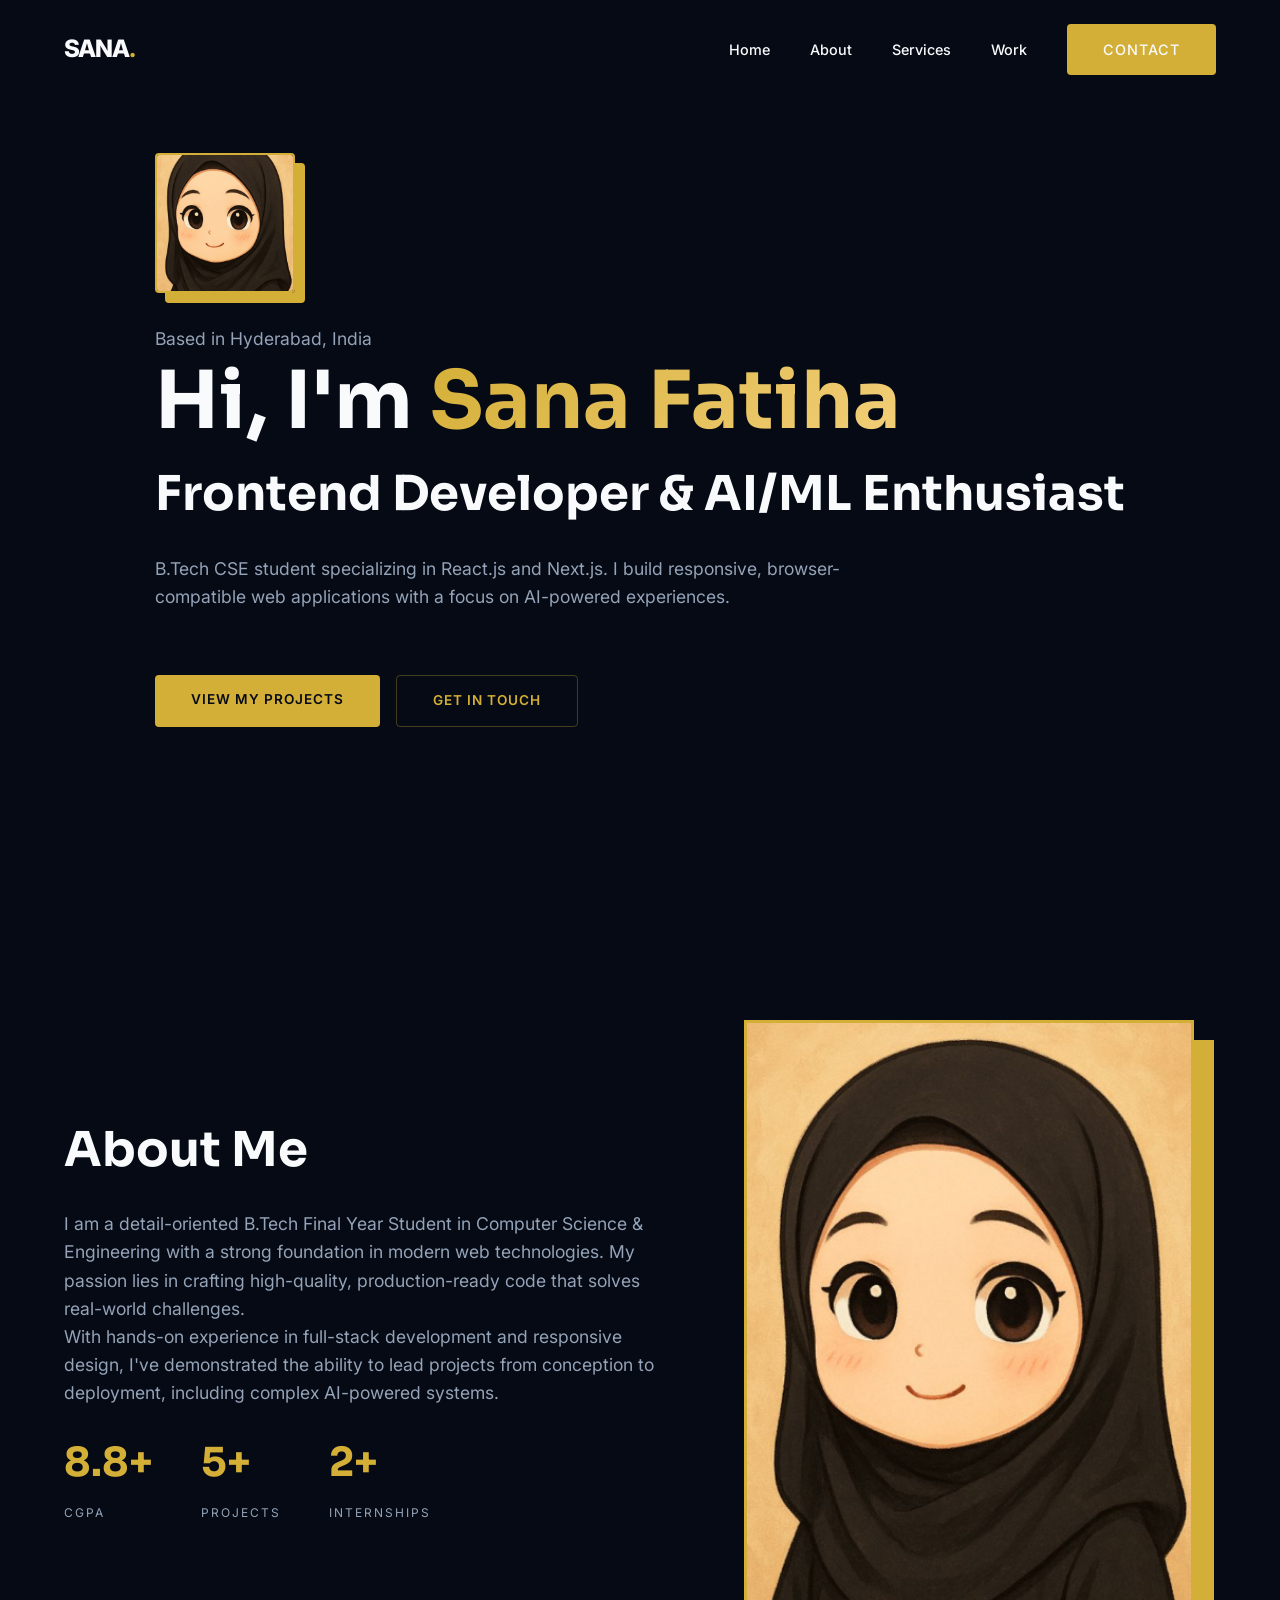
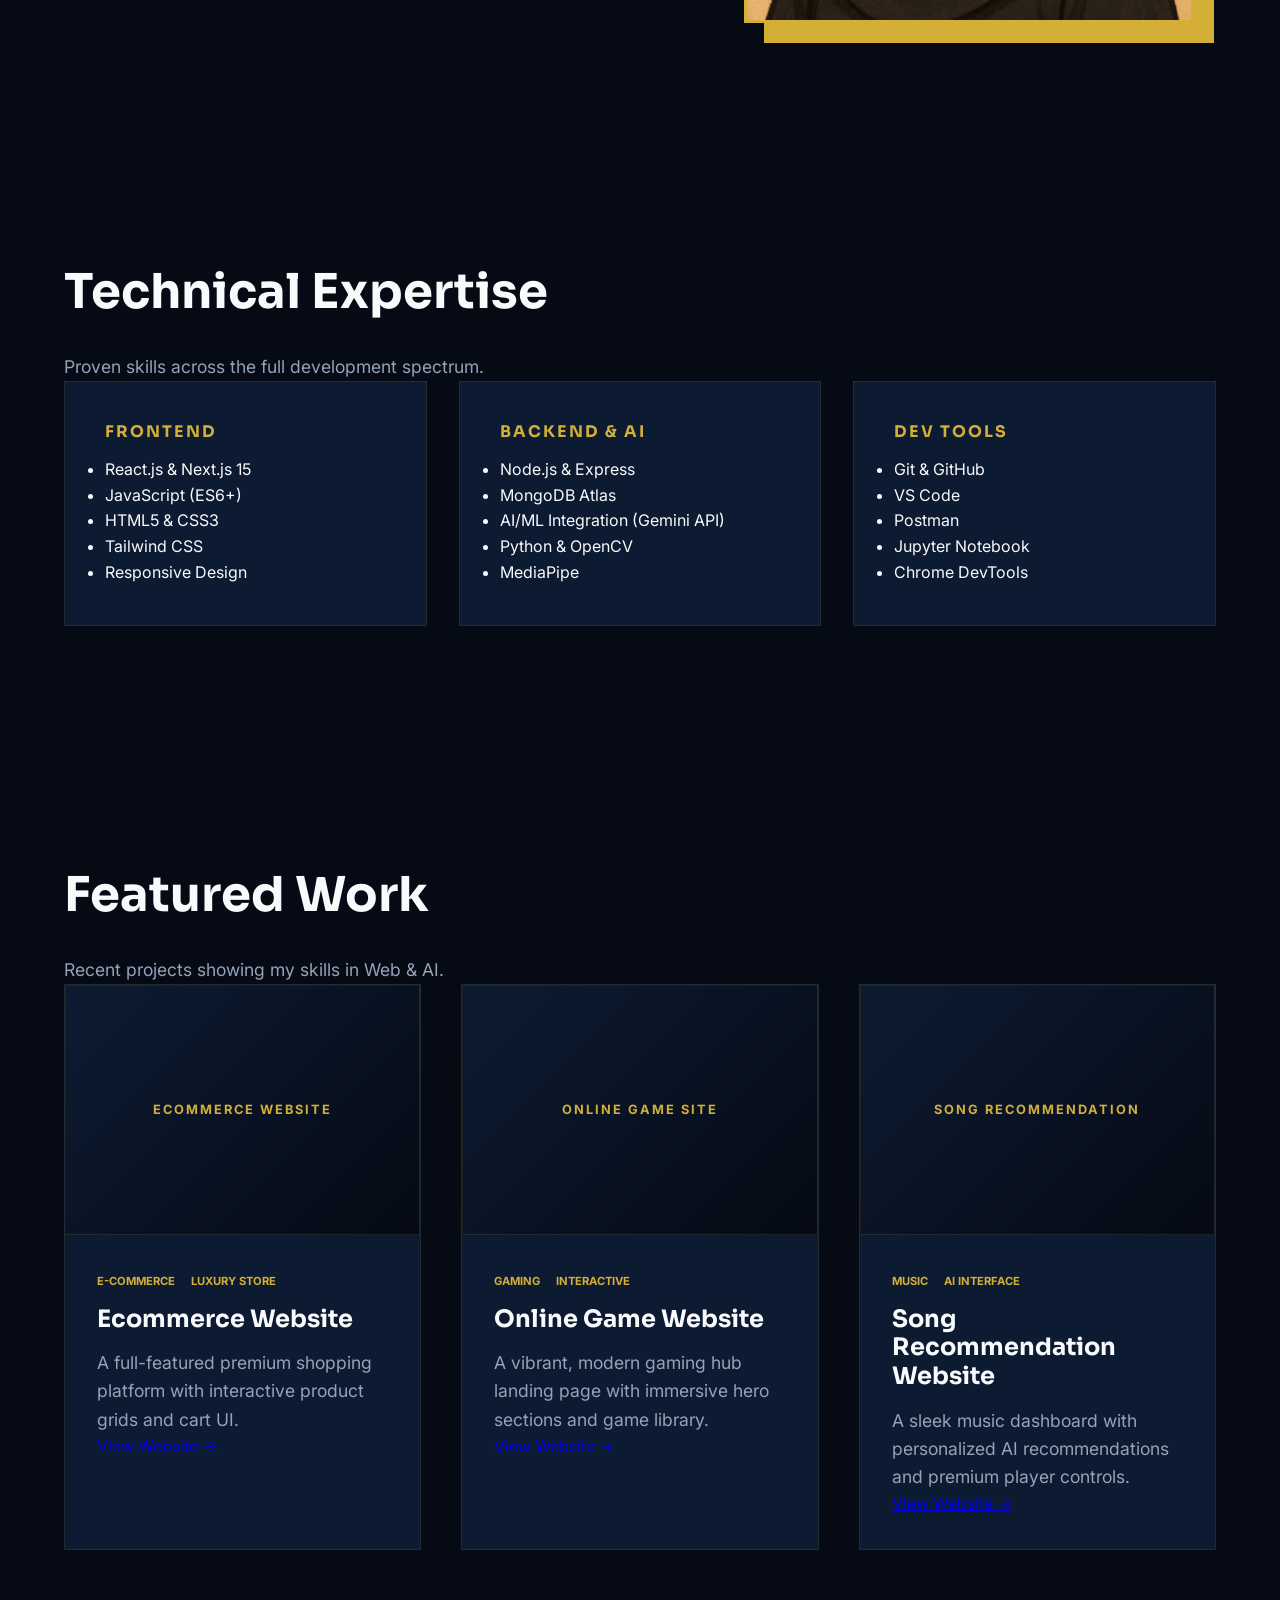
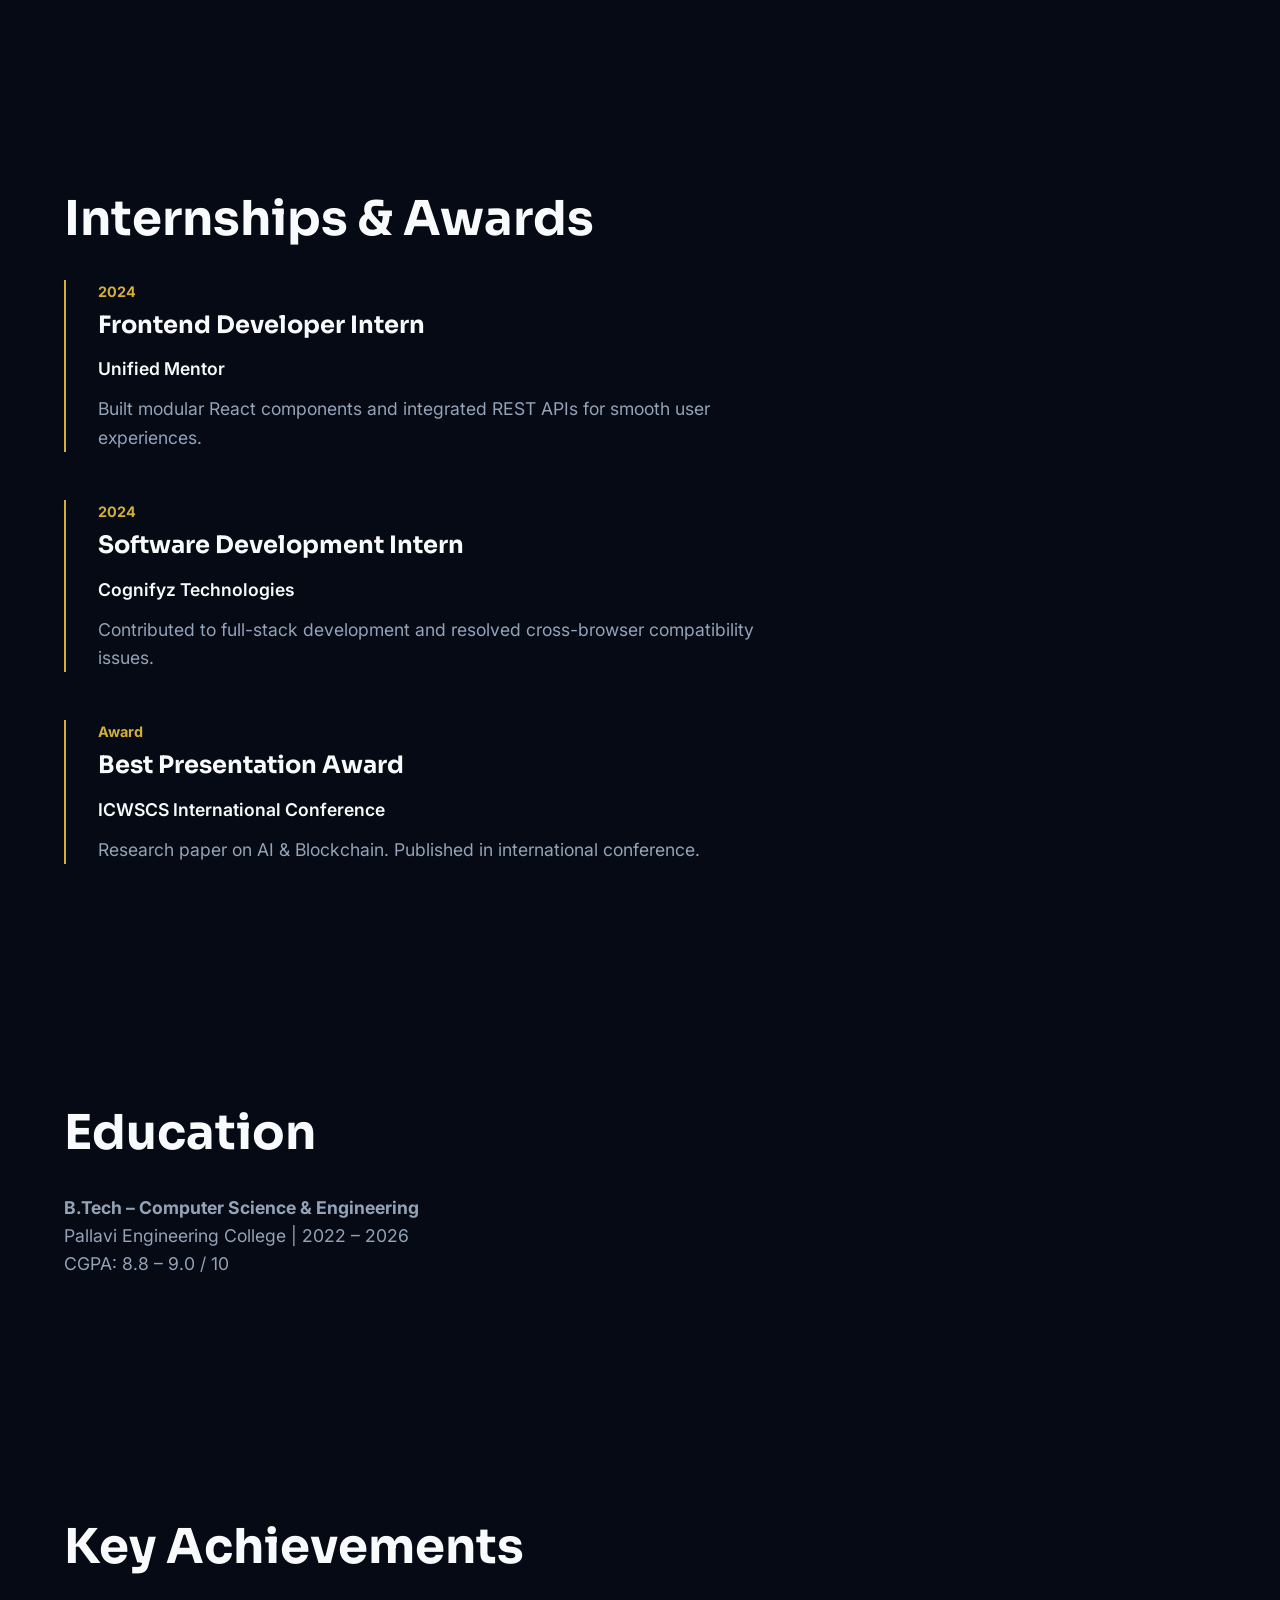
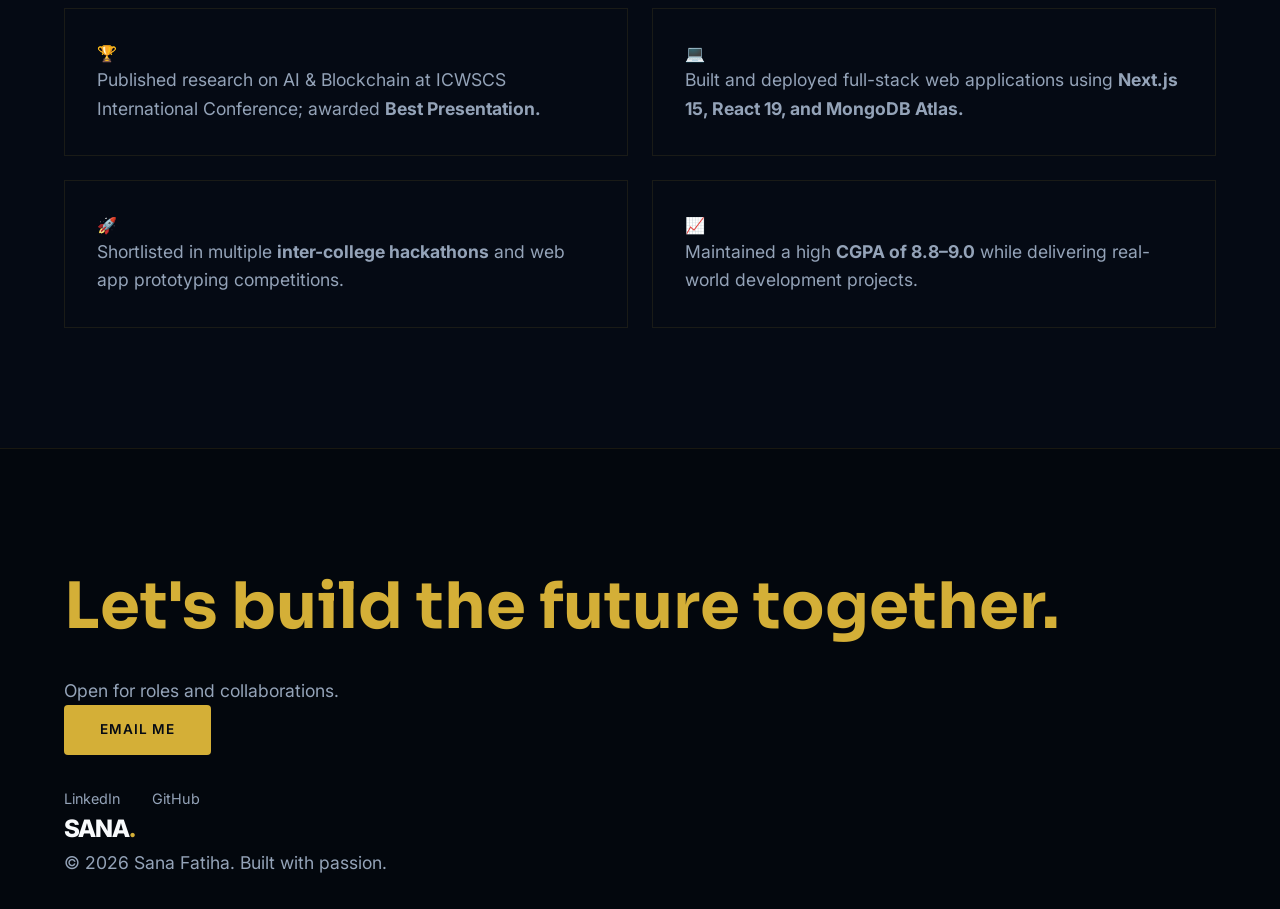
<file: index.html>
<!DOCTYPE html>
<html lang="en">
<head>
    <meta charset="UTF-8">
    <meta name="viewport" content="width=device-width, initial-scale=1.0">
    <title>Sana Fatiha | Frontend Developer Portfolio</title>
    <meta name="description" content="Portfolio of Sana Fatiha, a Frontend Developer specialized in React.js, Next.js, and AI integration.">
    <link rel="preconnect" href="https://fonts.googleapis.com">
    <link rel="preconnect" href="https://fonts.gstatic.com" crossorigin>
    <link href="https://fonts.googleapis.com/css2?family=Sora:wght@300;400;600;700;800&family=Inter:wght@300;400;500;600&display=swap" rel="stylesheet">
    <link rel="stylesheet" href="style.css">
</head>
<body class="dark-theme">
    <div class="background-glow"></div>
        <header id="header">
        <nav class="container">
            <div class="logo">SANA<span>.</span></div>
            <ul class="nav-links">
                <li><a href="index.html">Home</a></li>
                <li><a href="about.html">About</a></li>
                <li><a href="services.html">Services</a></li>
                <li><a href="index.html#portfolio">Work</a></li>
                <li><a href="contact.html" class="btn btn-primary">Contact</a></li>
            </ul>
            <div class="menu-toggle" id="mobile-menu">
                <span class="bar"></span>
                <span class="bar"></span>
                <span class="bar"></span>
            </div>
        </nav>
    </header>

    <main>
        <!-- Hero Section -->
        <section id="home" class="hero section">
            <div class="container hero-content">
                <div class="hero-avatar fade-in">
                    <img src="profile.jpg" alt="Sana Fatiha">
                </div>
                <p class="fade-in highlight-p">Based in Hyderabad, India</p>
                <h1 class="fade-in">Hi, I'm <span class="highlight-gold">Sana Fatiha</span></h1>
                <h2 class="role-subtitle fade-in delay-1">Frontend Developer & AI/ML Enthusiast</h2>
                <p class="fade-in delay-1 description">B.Tech CSE student specializing in React.js and Next.js. I build responsive, browser-compatible web applications with a focus on AI-powered experiences.</p>
                <div class="cta-group fade-in delay-2">
                    <a href="#portfolio" class="btn btn-primary">View My Projects</a>
                    <a href="#contact" class="btn btn-secondary">Get in Touch</a>
                </div>
            </div>
            <div class="hero-bg-blobs"></div>
        </section>

        <!-- About Section -->
        <section id="about" class="about section">
            <div class="container">
                <div class="about-grid">
                    <div class="about-text reveal">
                        <h2 class="section-title">About Me</h2>
                        <p>I am a detail-oriented B.Tech Final Year Student in Computer Science & Engineering with a strong foundation in modern web technologies. My passion lies in crafting high-quality, production-ready code that solves real-world challenges.</p>
                        <p>With hands-on experience in full-stack development and responsive design, I've demonstrated the ability to lead projects from conception to deployment, including complex AI-powered systems.</p>
                        <div class="about-stats">
                            <div class="stat">
                                <h3>8.8+</h3>
                                <p>CGPA</p>
                            </div>
                            <div class="stat">
                                <h3>5+</h3>
                                <p>Projects</p>
                            </div>
                            <div class="stat">
                                <h3>2+</h3>
                                <p>Internships</p>
                            </div>
                        </div>
                    </div>
                    <div class="about-image-placeholder reveal">
                        <div class="decorative-box"></div>
                        <img src="profile.jpg" alt="Sana Fatiha Profile">
                    </div>
                </div>
            </div>
        </section>

        <!-- Skills Section -->
        <section id="skills" class="skills section">
            <div class="container">
                <div class="section-header center reveal">
                    <h2>Technical Expertise</h2>
                    <p>Proven skills across the full development spectrum.</p>
                </div>
                <div class="skills-grid reveal">
                    <div class="skill-category">
                        <h3>Frontend</h3>
                        <ul class="skill-list">
                            <li>React.js & Next.js 15</li>
                            <li>JavaScript (ES6+)</li>
                            <li>HTML5 & CSS3</li>
                            <li>Tailwind CSS</li>
                            <li>Responsive Design</li>
                        </ul>
                    </div>
                    <div class="skill-category">
                        <h3>Backend & AI</h3>
                        <ul class="skill-list">
                            <li>Node.js & Express</li>
                            <li>MongoDB Atlas</li>
                            <li>AI/ML Integration (Gemini API)</li>
                            <li>Python & OpenCV</li>
                            <li>MediaPipe</li>
                        </ul>
                    </div>
                    <div class="skill-category">
                        <h3>Dev Tools</h3>
                        <ul class="skill-list">
                            <li>Git & GitHub</li>
                            <li>VS Code</li>
                            <li>Postman</li>
                            <li>Jupyter Notebook</li>
                            <li>Chrome DevTools</li>
                        </ul>
                    </div>
                </div>
            </div>
        </section>

        <!-- Portfolio Section -->
        <section id="portfolio" class="portfolio section">
            <div class="container">
                <div class="section-header reveal">
                    <h2>Featured Work</h2>
                    <p>Recent projects showing my skills in Web & AI.</p>
                </div>
                <div class="projects-grid">
                    <!-- Project 1: Ecommerce -->
                    <div class="project-card reveal">
                        <div class="project-image">
                            <div class="image-placeholder">Ecommerce Website</div>
                        </div>
                        <div class="project-info">
                            <div class="project-tags"><span>E-commerce</span> <span>Luxury Store</span></div>
                            <h3>Ecommerce Website</h3>
                            <p>A full-featured premium shopping platform with interactive product grids and cart UI.</p>
                            <a href="ecommerce.html" class="project-link" target="_blank">View Website →</a>
                        </div>
                    </div>
                    <!-- Project 2: Online Game -->
                    <div class="project-card reveal">
                        <div class="project-image">
                            <div class="image-placeholder">Online Game Site</div>
                        </div>
                        <div class="project-info">
                            <div class="project-tags"><span>Gaming</span> <span>Interactive</span></div>
                            <h3>Online Game Website</h3>
                            <p>A vibrant, modern gaming hub landing page with immersive hero sections and game library.</p>
                            <a href="game.html" class="project-link" target="_blank">View Website →</a>
                        </div>
                    </div>
                    <!-- Project 3: Song Recommendation -->
                    <div class="project-card reveal">
                        <div class="project-image">
                            <div class="image-placeholder">Song Recommendation</div>
                        </div>
                        <div class="project-info">
                            <div class="project-tags"><span>Music</span> <span>AI Interface</span></div>
                            <h3>Song Recommendation Website</h3>
                            <p>A sleek music dashboard with personalized AI recommendations and premium player controls.</p>
                            <a href="music.html" class="project-link" target="_blank">View Website →</a>
                        </div>
                    </div>
                </div>
            </div>
        </section>

        <!-- Experience Section -->
        <section id="experience" class="experience section">
            <div class="container">
                <div class="section-header reveal">
                    <h2>Internships & Awards</h2>
                </div>
                <div class="exp-grid reveal">
                    <div class="exp-item">
                        <div class="exp-date">2024</div>
                        <div class="exp-content">
                            <h3>Frontend Developer Intern</h3>
                            <p class="company">Unified Mentor</p>
                            <p>Built modular React components and integrated REST APIs for smooth user experiences.</p>
                        </div>
                    </div>
                    <div class="exp-item">
                        <div class="exp-date">2024</div>
                        <div class="exp-content">
                            <h3>Software Development Intern</h3>
                            <p class="company">Cognifyz Technologies</p>
                            <p>Contributed to full-stack development and resolved cross-browser compatibility issues.</p>
                        </div>
                    </div>
                    <div class="exp-item award">
                        <div class="exp-date">Award</div>
                        <div class="exp-content">
                            <h3>Best Presentation Award</h3>
                            <p class="company">ICWSCS International Conference</p>
                            <p>Research paper on AI & Blockchain. Published in international conference.</p>
                        </div>
                    </div>
                </div>
            </div>
        </section>

        <!-- Education Section -->
        <section id="education" class="education section bg-accent">
            <div class="container">
                <div class="section-header reveal">
                    <h2>Education</h2>
                </div>
                <div class="edu-card reveal">
                    <p><strong>B.Tech – Computer Science & Engineering</strong></p>
                    <p>Pallavi Engineering College | 2022 – 2026</p>
                    <p>CGPA: 8.8 – 9.0 / 10</p>
                </div>
            </div>
        </section>

        <!-- Achievements Section -->
        <section id="achievements" class="achievements section">
            <div class="container">
                <div class="section-header reveal">
                    <h2>Key Achievements</h2>
                </div>
                <div class="achievements-list reveal">
                    <div class="achievement-card">
                        <span class="achievement-icon">🏆</span>
                        <p>Published research on AI & Blockchain at ICWSCS International Conference; awarded <strong>Best Presentation.</strong></p>
                    </div>
                    <div class="achievement-card">
                        <span class="achievement-icon">💻</span>
                        <p>Built and deployed full-stack web applications using <strong>Next.js 15, React 19, and MongoDB Atlas.</strong></p>
                    </div>
                    <div class="achievement-card">
                        <span class="achievement-icon">🚀</span>
                        <p>Shortlisted in multiple <strong>inter-college hackathons</strong> and web app prototyping competitions.</p>
                    </div>
                    <div class="achievement-card">
                        <span class="achievement-icon">📈</span>
                        <p>Maintained a high <strong>CGPA of 8.8–9.0</strong> while delivering real-world development projects.</p>
                    </div>
                </div>
            </div>
        </section>
    </main>

    <footer id="contact">
        <div class="container">
            <div class="footer-content">
                <div class="footer-cta reveal">
                    <h2>Let's build the future together.</h2>
                    <p>Open for roles and collaborations.</p>
                    <div class="contact-methods">
                        <a href="mailto:sanafatiha0210@gmail.com" class="btn btn-primary large">Email Me</a>
                        <div class="social-icons">
                            <a href="https://linkedin.com/in/sanafatiha0210" target="_blank">LinkedIn</a>
                            <a href="https://github.com/fatiha02" target="_blank">GitHub</a>
                        </div>
                    </div>
                </div>
                <div class="footer-bottom">
                    <div class="logo">SANA<span>.</span></div>
                    <p class="copyright">&copy; 2026 Sana Fatiha. Built with passion.</p>
                </div>
            </div>
        </div>
    </footer>

    <script src="main.js"></script>
</body>
</html>
</file>
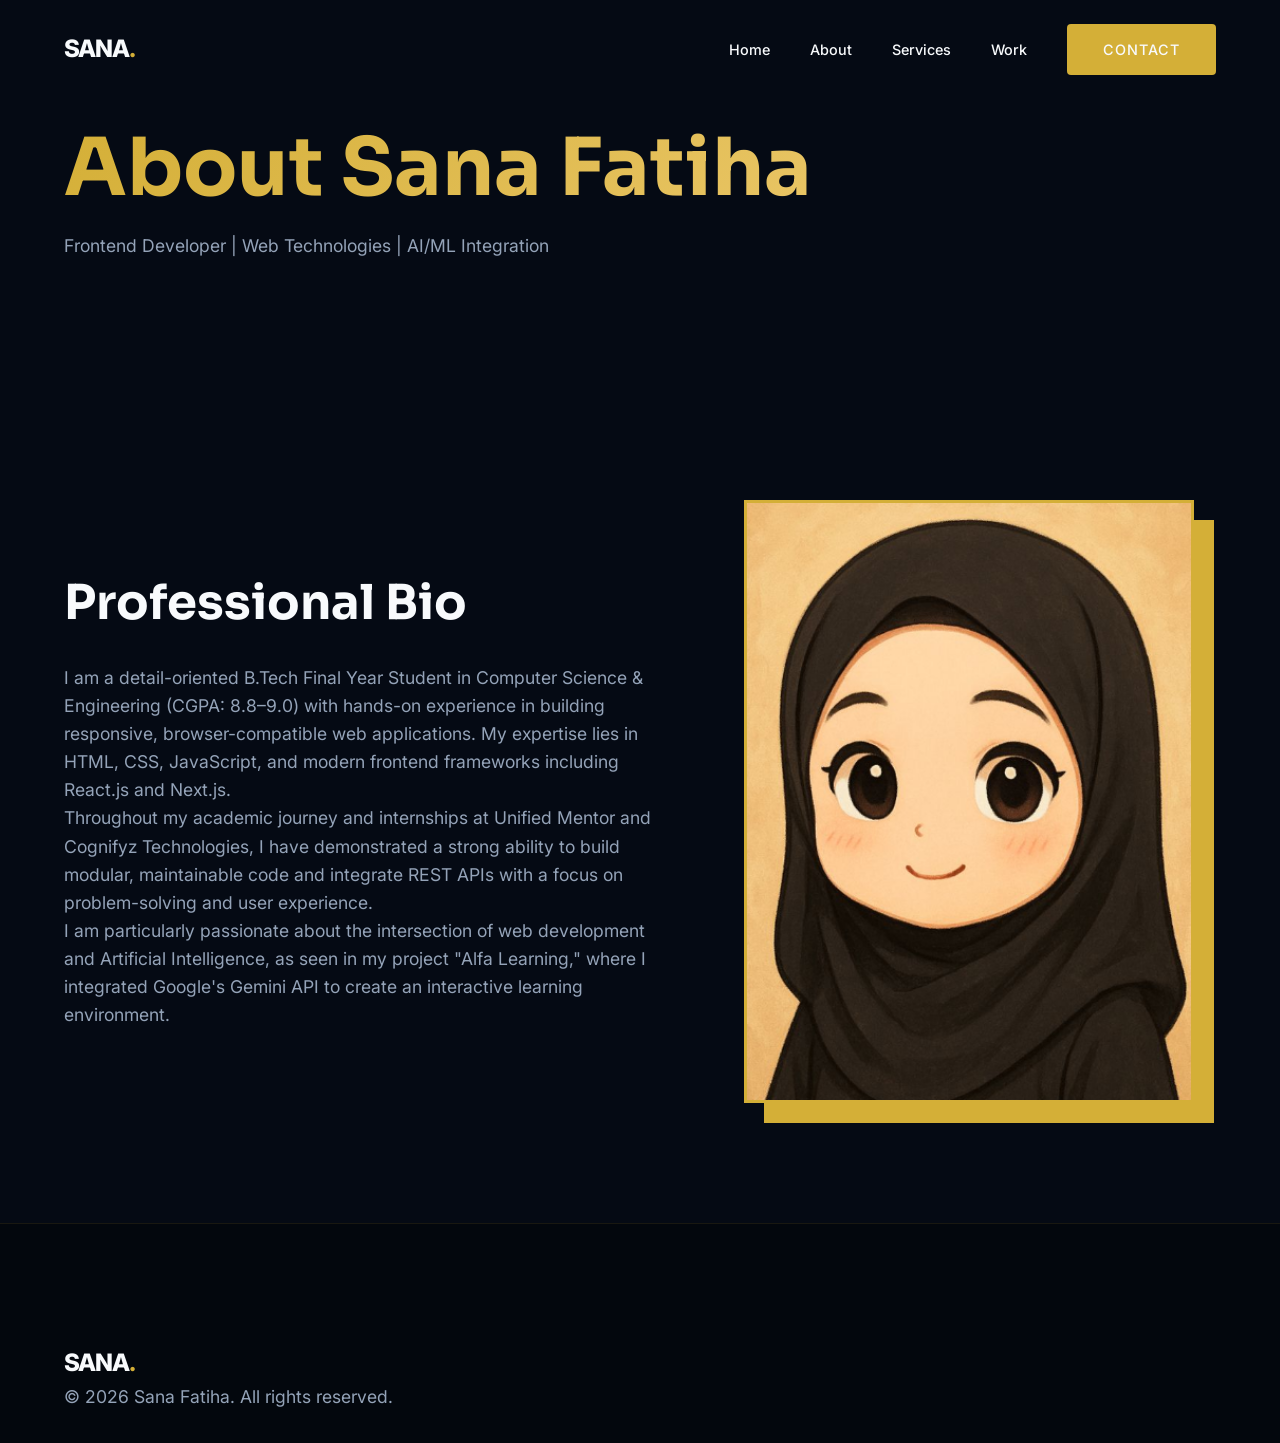
<file: about.html>
<!DOCTYPE html>
<html lang="en">
<head>
    <meta charset="UTF-8">
    <meta name="viewport" content="width=device-width, initial-scale=1.0">
    <title>About Me | Sana Fatiha</title>
    <link rel="preconnect" href="https://fonts.googleapis.com">
    <link rel="preconnect" href="https://fonts.gstatic.com" crossorigin>
    <link href="https://fonts.googleapis.com/css2?family=Sora:wght@300;400;600;700;800&family=Inter:wght@300;400;500;600&display=swap" rel="stylesheet">
    <link rel="stylesheet" href="style.css">
</head>
<body class="dark-theme">
    <header id="header">
        <nav class="container">
            <div class="logo">SANA<span>.</span></div>
            <ul class="nav-links">
                <li><a href="index.html">Home</a></li>
                <li><a href="about.html">About</a></li>
                <li><a href="services.html">Services</a></li>
                <li><a href="index.html#portfolio">Work</a></li>
                <li><a href="contact.html" class="btn btn-primary">Contact</a></li>
            </ul>
            <div class="menu-toggle" id="mobile-menu">
                <span class="bar"></span>
                <span class="bar"></span>
                <span class="bar"></span>
            </div>
        </nav>
    </header>

    <main>
        <section class="about-hero section">
            <div class="container text-center">
                <h1 class="highlight-gold">About Sana Fatiha</h1>
                <p>Frontend Developer | Web Technologies | AI/ML Integration</p>
            </div>
        </section>

        <section class="bio section">
            <div class="container">
                <div class="about-grid">
                    <div class="about-text reveal">
                        <h2 class="section-title">Professional Bio</h2>
                        <p>I am a detail-oriented B.Tech Final Year Student in Computer Science & Engineering (CGPA: 8.8–9.0) with hands-on experience in building responsive, browser-compatible web applications. My expertise lies in HTML, CSS, JavaScript, and modern frontend frameworks including React.js and Next.js.</p>
                        <p>Throughout my academic journey and internships at Unified Mentor and Cognifyz Technologies, I have demonstrated a strong ability to build modular, maintainable code and integrate REST APIs with a focus on problem-solving and user experience.</p>
                        <p>I am particularly passionate about the intersection of web development and Artificial Intelligence, as seen in my project "Alfa Learning," where I integrated Google's Gemini API to create an interactive learning environment.</p>
                    </div>
                    <div class="about-image-placeholder reveal">
                        <img src="profile.jpg" alt="Sana Fatiha Profile">
                    </div>
                </div>
            </div>
        </section>
    </main>

    <footer>
        <div class="container">
            <div class="footer-bottom">
                <div class="logo">SANA<span>.</span></div>
                <p class="copyright">&copy; 2026 Sana Fatiha. All rights reserved.</p>
            </div>
        </div>
    </footer>

    <script src="main.js"></script>
</body>
</html>
</file>
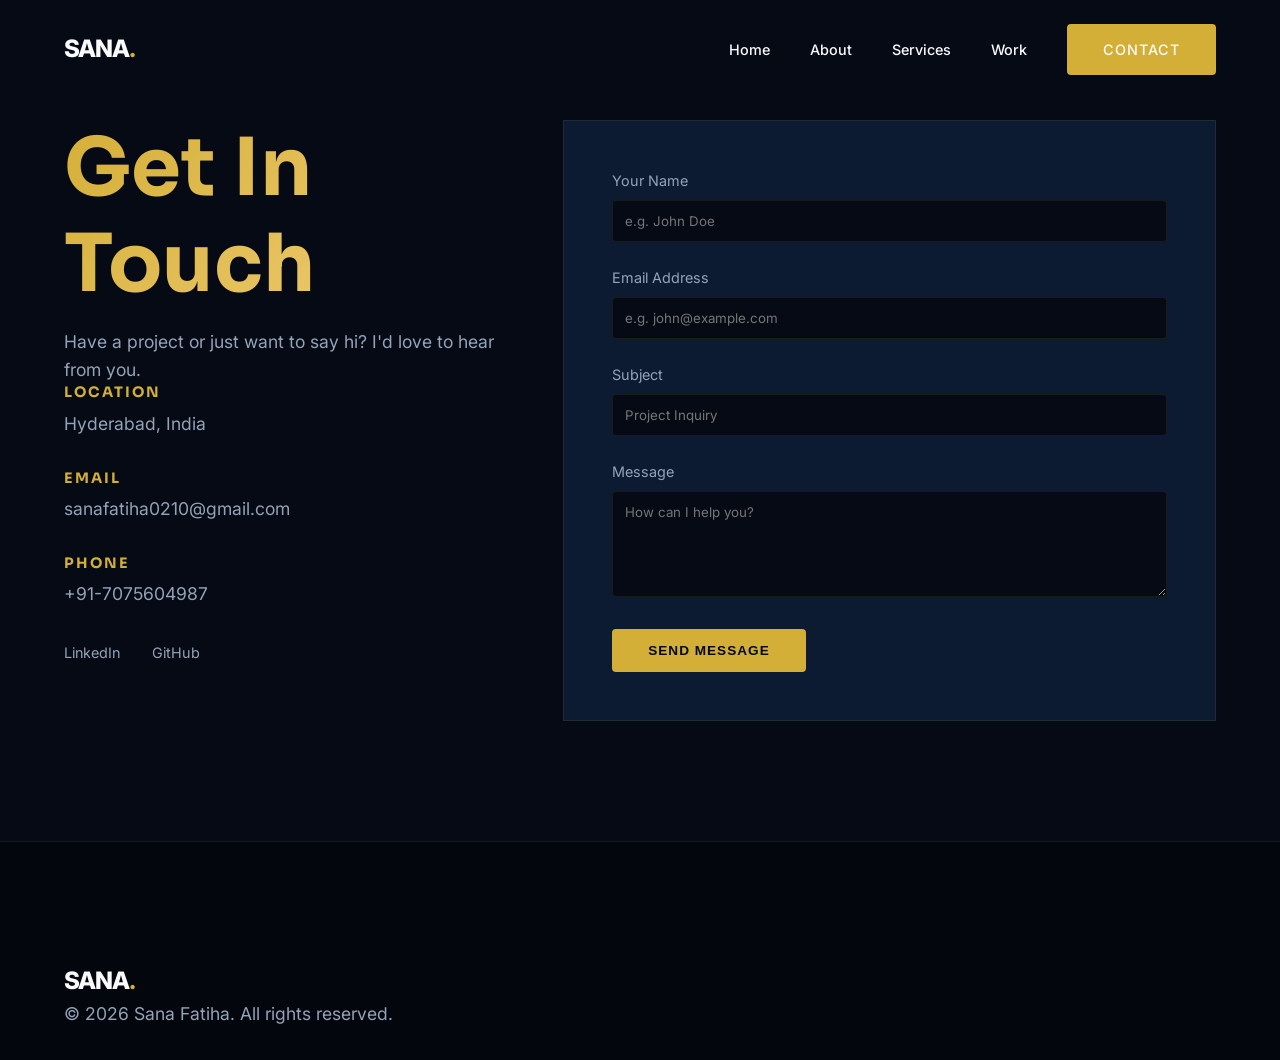
<file: contact.html>
<!DOCTYPE html>
<html lang="en">
<head>
    <meta charset="UTF-8">
    <meta name="viewport" content="width=device-width, initial-scale=1.0">
    <title>Contact | Sana Fatiha</title>
    <link rel="preconnect" href="https://fonts.googleapis.com">
    <link rel="preconnect" href="https://fonts.gstatic.com" crossorigin>
    <link href="https://fonts.googleapis.com/css2?family=Sora:wght@300;400;600;700;800&family=Inter:wght@300;400;500;600&display=swap" rel="stylesheet">
    <link rel="stylesheet" href="style.css">
</head>
<body class="dark-theme">
    <header id="header">
        <nav class="container">
            <div class="logo">SANA<span>.</span></div>
            <ul class="nav-links">
                <li><a href="index.html">Home</a></li>
                <li><a href="about.html">About</a></li>
                <li><a href="services.html">Services</a></li>
                <li><a href="index.html#portfolio">Work</a></li>
                <li><a href="contact.html" class="btn btn-primary">Contact</a></li>
            </ul>
            <div class="menu-toggle" id="mobile-menu">
                <span class="bar"></span>
                <span class="bar"></span>
                <span class="bar"></span>
            </div>
        </nav>
    </header>

    <main>
        <section class="section">
            <div class="container">
                <div class="contact-layout">
                    <div class="contact-info reveal">
                        <h1 class="highlight-gold">Get In Touch</h1>
                        <p>Have a project or just want to say hi? I'd love to hear from you.</p>
                        
                        <div class="info-item">
                            <h3>Location</h3>
                            <p>Hyderabad, India</p>
                        </div>
                        <div class="info-item">
                            <h3>Email</h3>
                            <p>sanafatiha0210@gmail.com</p>
                        </div>
                        <div class="info-item">
                            <h3>Phone</h3>
                            <p>+91-7075604987</p>
                        </div>
                        <div class="social-icons">
                            <a href="https://linkedin.com/in/sanafatiha0210" target="_blank">LinkedIn</a>
                            <a href="https://github.com/fatiha02" target="_blank">GitHub</a>
                        </div>
                    </div>
                    
                    <div class="contact-form-container reveal">
                        <form class="contact-form">
                            <div class="form-group">
                                <label>Your Name</label>
                                <input type="text" placeholder="e.g. John Doe" required>
                            </div>
                            <div class="form-group">
                                <label>Email Address</label>
                                <input type="email" placeholder="e.g. john@example.com" required>
                            </div>
                            <div class="form-group">
                                <label>Subject</label>
                                <input type="text" placeholder="Project Inquiry" required>
                            </div>
                            <div class="form-group">
                                <label>Message</label>
                                <textarea rows="5" placeholder="How can I help you?" required></textarea>
                            </div>
                            <button type="submit" class="btn btn-primary">Send Message</button>
                        </form>
                    </div>
                </div>
            </div>
        </section>
    </main>

    <footer>
        <div class="container">
            <div class="footer-bottom">
                <div class="logo">SANA<span>.</span></div>
                <p class="copyright">&copy; 2026 Sana Fatiha. All rights reserved.</p>
            </div>
        </div>
    </footer>

    <script src="main.js"></script>
</body>
</html>
</file>
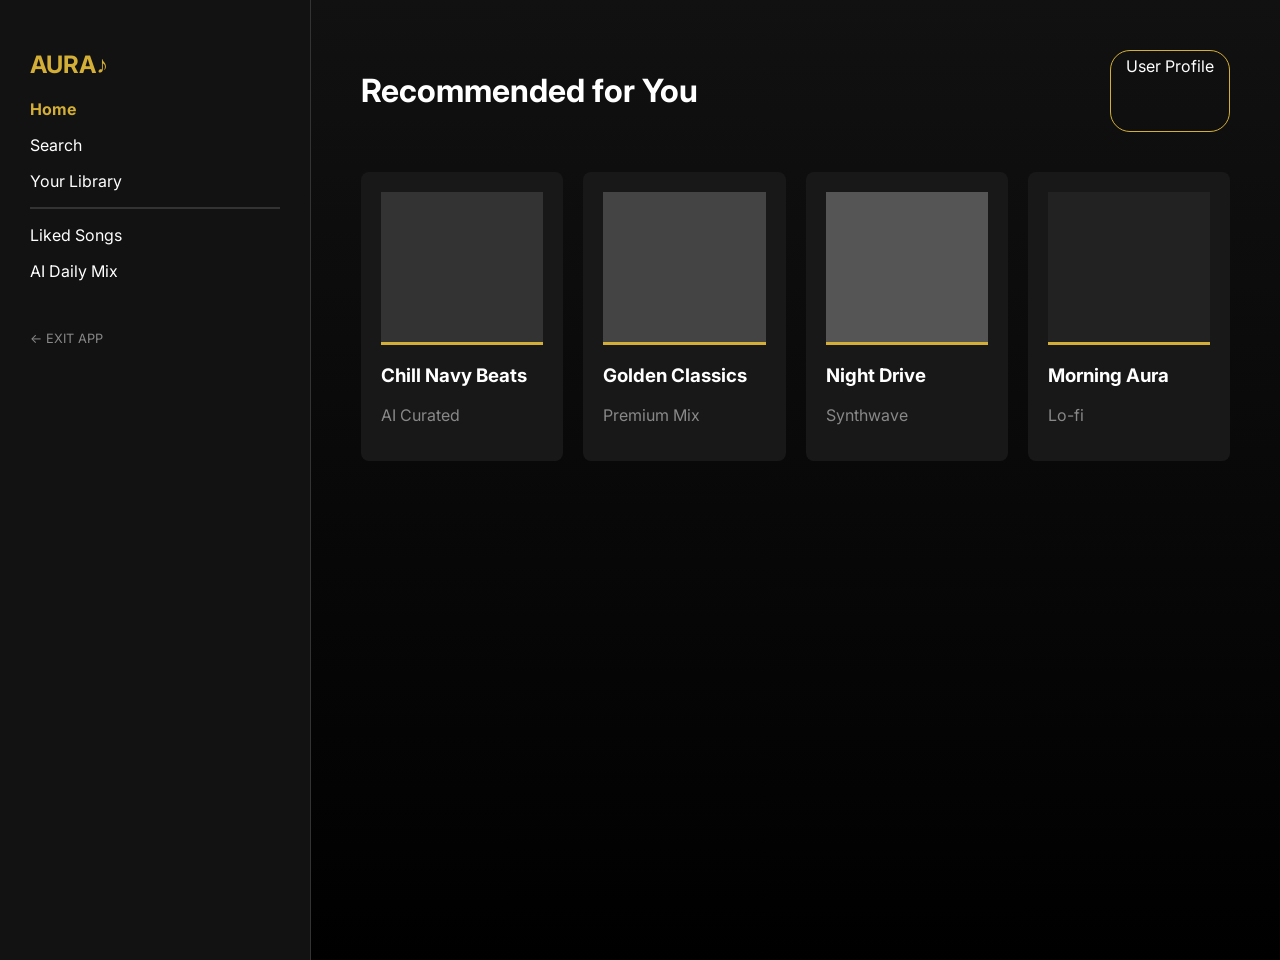
<file: music.html>
<!DOCTYPE html>
<html lang="en">
<head>
    <meta charset="UTF-8">
    <meta name="viewport" content="width=device-width, initial-scale=1.0">
    <title>Aura Music | AI Recommendation</title>
    <link href="https://fonts.googleapis.com/css2?family=Inter:wght@400;600&display=swap" rel="stylesheet">
    <style>
        :root { --black: #000; --gold: #d4af37; --gray: #121212; }
        body { background: var(--black); color: #fff; font-family: 'Inter', sans-serif; margin: 0; display: flex; }
        .sidebar { width: 250px; background: var(--gray); height: 100vh; padding: 30px; border-right: 1px solid #333; }
        .main { flex-grow: 1; padding: 50px; background: linear-gradient(to bottom, #111, #000); }
        .nav { margin-bottom: 40px; display: flex; justify-content: space-between; }
        .playlist-grid { display: grid; grid-template-columns: repeat(auto-fill, minmax(200px, 1fr)); gap: 20px; }
        .playlist-card { background: #181818; padding: 20px; border-radius: 8px; transition: 0.3s; }
        .playlist-card:hover { background: #282828; }
        .playlist-card img { width: 100%; border-radius: 4px; border-bottom: 3px solid var(--gold); }
        .active { color: var(--gold); font-weight: bold; }
    </style>
</head>
<body>
    <div class="sidebar">
        <h2 style="color:var(--gold)">AURA<span>♪</span></h2>
        <p class="active">Home</p>
        <p>Search</p>
        <p>Your Library</p>
        <hr style="border:0.5px solid #333">
        <p>Liked Songs</p>
        <p>AI Daily Mix</p>
        <a href="index.html" style="color:#888; text-decoration:none; font-size:0.8rem; margin-top:50px; display:block">← EXIT APP</a>
    </div>
    <div class="main">
        <div class="nav">
            <h1>Recommended for You</h1>
            <div class="user-profile" style="border: 1px solid var(--gold); padding: 5px 15px; border-radius: 20px">User Profile</div>
        </div>
        <div class="playlist-grid">
            <div class="playlist-card"><div style="height:150px; background:#333; margin-bottom:15px; border-bottom:3px solid var(--gold)"></div><h3>Chill Navy Beats</h3><p style="color:#888">AI Curated</p></div>
            <div class="playlist-card"><div style="height:150px; background:#444; margin-bottom:15px; border-bottom:3px solid var(--gold)"></div><h3>Golden Classics</h3><p style="color:#888">Premium Mix</p></div>
            <div class="playlist-card"><div style="height:150px; background:#555; margin-bottom:15px; border-bottom:3px solid var(--gold)"></div><h3>Night Drive</h3><p style="color:#888">Synthwave</p></div>
            <div class="playlist-card"><div style="height:150px; background:#222; margin-bottom:15px; border-bottom:3px solid var(--gold)"></div><h3>Morning Aura</h3><p style="color:#888">Lo-fi</p></div>
        </div>
    </div>
</body>
</html>
</file>
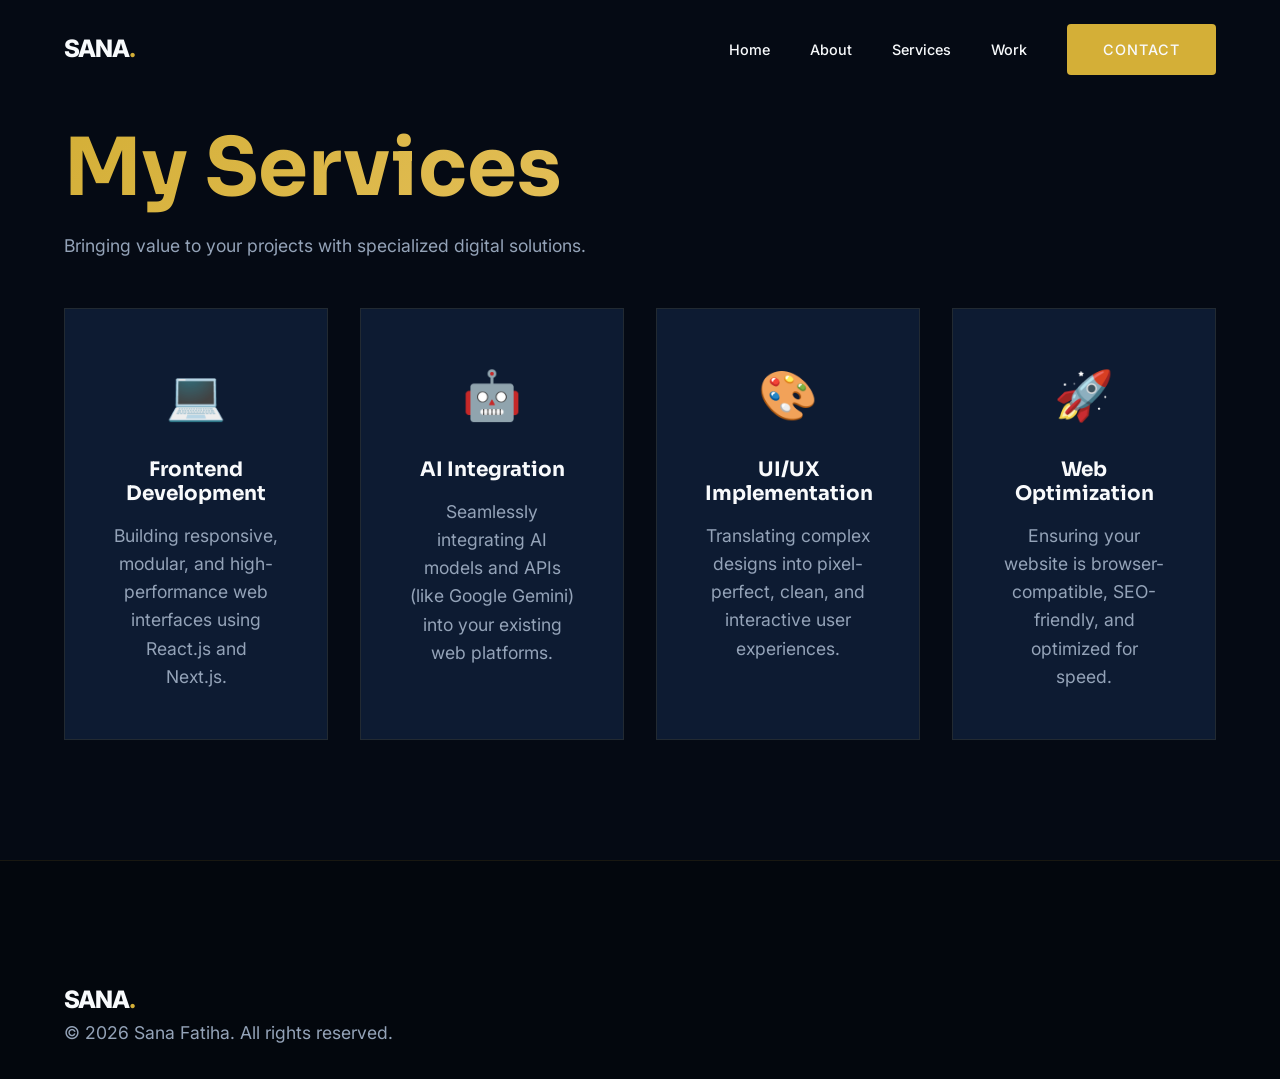
<file: services.html>
<!DOCTYPE html>
<html lang="en">

<head>
    <meta charset="UTF-8">
    <meta name="viewport" content="width=device-width, initial-scale=1.0">
    <title>Services | Sana Fatiha</title>
    <link rel="preconnect" href="https://fonts.googleapis.com">
    <link rel="preconnect" href="https://fonts.gstatic.com" crossorigin>
    <link
        href="https://fonts.googleapis.com/css2?family=Sora:wght@300;400;600;700;800&family=Inter:wght@300;400;500;600&display=swap"
        rel="stylesheet">
    <link rel="stylesheet" href="style.css">
</head>

<body class="dark-theme">
    <header id="header">
        <nav class="container">
            <div class="logo">SANA<span>.</span></div>
            <ul class="nav-links">
                <li><a href="index.html">Home</a></li>
                <li><a href="about.html">About</a></li>
                <li><a href="services.html">Services</a></li>
                <li><a href="index.html#portfolio">Work</a></li>
                <li><a href="contact.html" class="btn btn-primary">Contact</a></li>
            </ul>
            <div class="menu-toggle" id="mobile-menu">
                <span class="bar"></span>
                <span class="bar"></span>
                <span class="bar"></span>
            </div>
        </nav>
    </header>

    <main>
        <section class="section">
            <div class="container text-center reveal">
                <h1 class="highlight-gold">My Services</h1>
                <p>Bringing value to your projects with specialized digital solutions.</p>

                <div class="services-grid">
                    <div class="service-card reveal">
                        <span class="service-icon">💻</span>
                        <h3>Frontend Development</h3>
                        <p>Building responsive, modular, and high-performance web interfaces using React.js and Next.js.
                        </p>
                    </div>
                    <div class="service-card reveal">
                        <span class="service-icon">🤖</span>
                        <h3>AI Integration</h3>
                        <p>Seamlessly integrating AI models and APIs (like Google Gemini) into your existing web
                            platforms.</p>
                    </div>
                    <div class="service-card reveal">
                        <span class="service-icon">🎨</span>
                        <h3>UI/UX Implementation</h3>
                        <p>Translating complex designs into pixel-perfect, clean, and interactive user experiences.</p>
                    </div>
                    <div class="service-card reveal">
                        <span class="service-icon">🚀</span>
                        <h3>Web Optimization</h3>
                        <p>Ensuring your website is browser-compatible, SEO-friendly, and optimized for speed.</p>
                    </div>
                </div>
            </div>
        </section>
    </main>

    <footer>
        <div class="container">
            <div class="footer-bottom">
                <div class="logo">SANA<span>.</span></div>
                <p class="copyright">&copy; 2026 Sana Fatiha. All rights reserved.</p>
            </div>
        </div>
    </footer>

    <script src="main.js"></script>
</body>

</html>
</file>
<file: style.css>
/* 
   Sana Fatiha - Premium Portfolio (Navy & Gold Edition)
   Aesthetic: Sophisticated / Professional / High-Contrast
*/

@import url('https://fonts.googleapis.com/css2?family=Sora:wght@300;400;600;700;800&family=Inter:wght@300;400;500;600&display=swap');

:root {
    /* Navy & Gold Color Palette */
    --bg-navy: #050a14;        /* Deepest Navy */
    --bg-navy-light: #0d1b32;  /* Lighter Navy for cards */
    --gold-primary: #d4af37;   /* Classic Gold */
    --gold-light: #f3cf7a;     /* Soft Gold */
    --gold-dark: #b8860b;      /* Deep Gold */
    
    --text-white: #f8fafc;
    --text-muted: #94a3b8;
    
    --border-navy: rgba(212, 175, 55, 0.1);
    --border-gold: rgba(212, 175, 55, 0.3);
    
    /* Typography */
    --font-heading: 'Sora', sans-serif;
    --font-body: 'Inter', sans-serif;
    
    /* Glassmorphism */
    --glass-navy: rgba(5, 10, 20, 0.85);
    
    /* Spacing */
    --spacing-xs: 8px;
    --spacing-sm: 16px;
    --spacing-md: 32px;
    --spacing-lg: 64px;
    --spacing-xl: 120px;
}

/* Global Reset */
* {
    margin: 0;
    padding: 0;
    box-sizing: border-box;
}

html {
    scroll-behavior: smooth;
}

body {
    background-color: var(--bg-navy);
    color: var(--text-white);
    font-family: var(--font-body);
    line-height: 1.6;
    overflow-x: hidden;
}

.container {
    max-width: 1200px;
    margin: 0 auto;
    padding: 0 24px;
}

.section {
    padding: var(--spacing-xl) 0;
}

/* Typography */
h1, h2, h3, h4 {
    font-family: var(--font-heading);
    font-weight: 700;
    line-height: 1.2;
}

h1 { font-size: clamp(3rem, 10vw, 5rem); margin-bottom: var(--spacing-sm); }
h2 { font-size: clamp(2rem, 5vw, 3rem); margin-bottom: var(--spacing-md); }
h3 { font-size: 1.5rem; margin-bottom: var(--spacing-sm); }

p {
    color: var(--text-muted);
    font-size: 1.1rem;
    max-width: 65ch;
}

.highlight {
    color: var(--gold-primary);
}

.highlight-gold {
    background: linear-gradient(135deg, var(--gold-primary), var(--gold-light));
    background-clip: text;              /* Standard property */
-webkit-background-clip: text;      /* Vendor prefix for WebKit */
-webkit-text-fill-color: transparent;

}

/* Header & Nav */
header {
    position: fixed;
    top: 0;
    left: 0;
    width: 100%;
    z-index: 1000;
    padding: 24px 0;
    transition: 0.3s ease;
}

header.scrolled {
    background: var(--glass-navy);
    backdrop-filter: blur(15px);
    padding: 16px 0;
    border-bottom: 1px solid var(--border-navy);
}

nav {
    display: flex;
    justify-content: space-between;
    align-items: center;
}

.logo {
    font-weight: 800;
    font-size: 1.5rem;
    letter-spacing: -1px;
}

.logo span { color: var(--gold-primary); }

.nav-links {
    display: flex;
    list-style: none;
    gap: 40px;
    align-items: center;
}

.nav-links a {
    text-decoration: none;
    color: var(--text-white);
    font-weight: 500;
    transition: 0.3s;
    font-size: 0.9rem;
}

.nav-links a:hover {
    color: var(--gold-primary);
}

/* Buttons */
.btn {
    display: inline-block;
    padding: 14px 36px;
    border-radius: 4px; /* More professional, less "bubbly" */
    text-decoration: none;
    font-weight: 600;
    transition: 0.3s cubic-bezier(0.4, 0, 0.2, 1);
    cursor: pointer;
    border: none;
    text-transform: uppercase;
    letter-spacing: 1px;
    font-size: 0.85rem;
}

.btn-primary {
    background-color: var(--gold-primary);
    color: var(--bg-navy);
}

.btn-primary:hover {
    background-color: var(--gold-light);
    transform: translateY(-2px);
    box-shadow: 0 10px 20px rgba(212, 175, 55, 0.2);
}

.btn-secondary {
    background-color: transparent;
    color: var(--gold-primary);
    border: 1px solid var(--border-gold);
}

.btn-secondary:hover {
    background-color: rgba(212, 175, 55, 0.05);
}

/* Hero Section */
.hero {
    min-height: 100vh;
    display: flex;
    align-items: center;
    padding-top: 100px;
    position: relative;
}

.hero-avatar {
    width: 140px;
    height: 140px;
    border-radius: 4px; /* Squared corners for more professional look */
    overflow: hidden;
    margin-bottom: var(--spacing-md);
    border: 2px solid var(--gold-primary);
    box-shadow: 10px 10px 0px var(--gold-primary);
}

.hero-avatar img { width: 100%; height: 100%; object-fit: cover; }

.cta-group {
    display: flex;
    gap: 16px;
    margin-top: var(--spacing-lg);
}

/* About Section */
.about-grid {
    display: grid;
    grid-template-columns: 1.2fr 1fr;
    gap: var(--spacing-lg);
    align-items: center;
}

.about-image-placeholder img {
    width: 100%;
    max-width: 450px;
    border: 3px solid var(--gold-primary);
    box-shadow: 20px 20px 0px var(--gold-primary);
    display: block;
    margin: 0 auto;
}

.about-stats {
    display: flex;
    gap: 48px;
    margin-top: var(--spacing-md);
}

.stat h3 { color: var(--gold-primary); font-size: 2.5rem; }
.stat p { font-size: 0.75rem; text-transform: uppercase; letter-spacing: 2px; }

/* Skills */
.skills-grid {
    display: grid;
    grid-template-columns: repeat(3, 1fr);
    gap: 32px;
}

.skill-category {
    background: var(--bg-navy-light);
    padding: 40px;
    border: 1px solid var(--border-navy);
    transition: 0.3s;
}

.skill-category:hover {
    border-color: var(--gold-primary);
}

.skill-category h3 { color: var(--gold-primary); text-transform: uppercase; font-size: 1rem; letter-spacing: 2px; }

/* Portfolio */
.projects-grid {
    display: grid;
    grid-template-columns: repeat(auto-fit, minmax(350px, 1fr));
    gap: 40px;
}

.project-card {
    background: var(--bg-navy-light);
    border: 1px solid var(--border-navy);
    transition: 0.5s;
}

.project-card:hover {
    transform: translateY(-10px);
    border-color: var(--gold-primary);
}

.project-image {
    height: 250px;
    background: #000;
    overflow: hidden;
    position: relative;
}

.project-image img {
    width: 100%;
    height: 100%;
    object-fit: cover;
    opacity: 0.7;
    transition: 0.5s;
}

.project-card:hover .project-image img { opacity: 1; transform: scale(1.05); }

.image-placeholder {
    width: 100%;
    height: 100%;
    background: linear-gradient(135deg, var(--bg-navy-light), var(--bg-navy));
    display: flex;
    align-items: center;
    justify-content: center;
    color: var(--gold-primary);
    font-weight: 700;
    text-transform: uppercase;
    letter-spacing: 2px;
    font-size: 0.8rem;
    border: 1px solid var(--border-navy);
}

.image-placeholder.wide {
    height: 400px;
}

.project-info { padding: var(--spacing-md); }
.project-tags { margin-bottom: 12px; }
.project-tags span { color: var(--gold-primary); font-size: 0.7rem; font-weight: 700; margin-right: 12px; text-transform: uppercase; }

/* Experience */
.exp-grid { display: grid; gap: 48px; }
.exp-item { border-left: 2px solid var(--gold-primary); padding-left: 32px; }
.exp-date { color: var(--gold-primary); font-weight: 700; margin-bottom: 8px; font-size: 0.9rem; }
.company { color: var(--text-white); font-weight: 600; margin-bottom: 12px; display: block; }

/* Achievements */
.achievements-list { display: grid; grid-template-columns: repeat(2, 1fr); gap: 24px; }
.achievement-card { padding: 32px; border: 1px solid var(--border-navy); }

/* Footer */
footer { padding: var(--spacing-xl) 0 var(--spacing-md); background: #03070d; border-top: 1px solid var(--border-navy); }
.footer-cta h2 { font-size: 4rem; color: var(--gold-primary); }
.social-icons { display: flex; gap: 32px; margin-top: 32px; }
.social-icons a { color: var(--text-muted); text-decoration: none; font-size: 0.9rem; transition: 0.3s; }
.social-icons a:hover { color: var(--gold-primary); }

/* Mobile Menu */
.menu-toggle { display: none; cursor: pointer; }
.bar { display: block; width: 28px; height: 2px; margin: 6px auto; background-color: var(--text-white); transition: 0.3s; }

/* Animations */
.reveal { opacity: 0; transform: translateY(30px); transition: 0.8s cubic-bezier(0.4, 0, 0.2, 1); }
.reveal.active { opacity: 1; transform: translateY(0); }

/* Responsive Optimization */
/* Project Detail Page */
.project-header { margin-bottom: 48px; }
.project-layout { display: grid; grid-template-columns: 2fr 1fr; gap: 64px; }
.project-large-image { width: 100%; border-radius: 12px; overflow: hidden; border: 1px solid var(--border-navy); margin-bottom: 32px; }
.project-large-image img { width: 100%; height: auto; display: block; }
.project-description h2 { margin-bottom: 24px; color: var(--gold-primary); font-size: 1.5rem; }
.project-description p { margin-bottom: 20px; line-height: 1.8; }

.project-sidebar { display: flex; flex-direction: column; gap: 32px; }
.sidebar-card, .owner-card { background: var(--bg-navy-light); padding: 32px; border: 1px solid var(--border-navy); }
.tech-list { list-style: none; display: flex; flex-wrap: wrap; gap: 10px; }
.tech-list li { background: rgba(212, 175, 55, 0.1); color: var(--gold-primary); padding: 6px 12px; border-radius: 4px; font-size: 0.85rem; font-weight: 600; }

.owner-img { width: 80px; height: 80px; border-radius: 50%; border: 2px solid var(--gold-primary); margin-bottom: 16px; object-fit: cover; }
.mini-footer { padding: 48px 0; background: #03070d; border-top: 1px solid var(--border-navy); text-align: center; font-size: 0.9rem; color: var(--text-muted); }

@media (max-width: 968px) {
    .project-layout { grid-template-columns: 1fr; gap: 48px; }
    .project-sidebar { order: -1; }
    
    .about-grid { grid-template-columns: 1fr; text-align: center; }
    .hero { text-align: center; }
    .hero-avatar { margin: 0 auto var(--spacing-md); }
    .cta-group { justify-content: center; }
    .about-stats { justify-content: center; }
    .skills-grid { grid-template-columns: 1fr; }
    .achievements-list { grid-template-columns: 1fr; }
    
    .menu-toggle { display: block; }
    .nav-links {
        display: none;
        position: absolute;
        top: 80px;
        left: 0;
        width: 100%;
        background: var(--bg-navy);
        flex-direction: column;
        padding: 40px;
        gap: 24px;
        border-bottom: 1px solid var(--border-navy);
    }
    .nav-links.active { display: flex; }
}

/* Services Page */
.services-grid { display: grid; grid-template-columns: repeat(auto-fit, minmax(250px, 1fr)); gap: 32px; margin-top: 48px; }
.service-card { background: var(--bg-navy-light); padding: 48px; border: 1px solid var(--border-navy); transition: 0.3s ease; text-align: center; }
.service-card:hover { border-color: var(--gold-primary); transform: translateY(-10px); }
.service-icon { font-size: 3rem; color: var(--gold-primary); margin-bottom: 24px; display: block; }
.service-card h3 { margin-bottom: 16px; font-size: 1.25rem; }

/* Contact Page */
.contact-layout { display: grid; grid-template-columns: 1fr 1.5fr; gap: 64px; }
.contact-info h2 { margin-bottom: 24px; }
.info-item { margin-bottom: 32px; }
.info-item h3 { font-size: 0.9rem; text-transform: uppercase; letter-spacing: 2px; color: var(--gold-primary); margin-bottom: 8px; }

.contact-form { background: var(--bg-navy-light); padding: 48px; border: 1px solid var(--border-navy); }
.form-group { margin-bottom: 24px; }
.form-group label { display: block; margin-bottom: 8px; font-size: 0.9rem; color: var(--text-muted); }
.form-group input, .form-group textarea {
    width: 100%; padding: 12px; background: var(--bg-navy); border: 1px solid var(--border-navy); color: white; border-radius: 4px; font-family: inherit;
}
.form-group input:focus, .form-group textarea:focus { border-color: var(--gold-primary); outline: none; }

@media (max-width: 968px) {
    .contact-layout { grid-template-columns: 1fr; }
}
</file>
